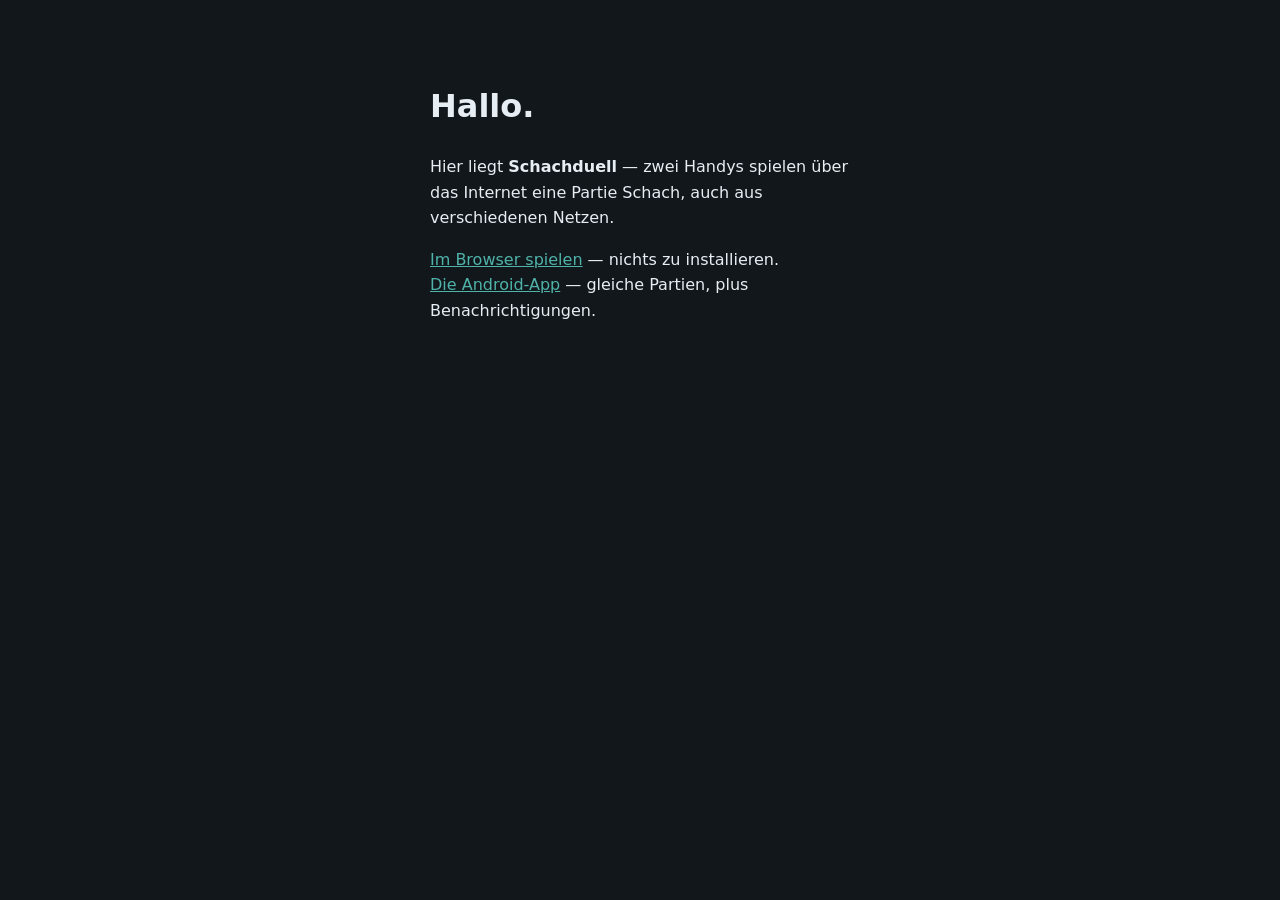
<file: index.html>
<!doctype html>
<html lang="de">
<head>
<meta charset="utf-8">
<meta name="viewport" content="width=device-width, initial-scale=1">
<title>itsukewatanabe</title>
<style>
  body { margin:0; padding:60px 20px; background:#12171C; color:#E6EDF3;
         font:16px/1.6 -apple-system,"Segoe UI",Roboto,system-ui,sans-serif; }
  main { max-width:420px; margin:0 auto; }
  a { color:#4FB3A9; }
</style>
</head>
<body><main>
  <h1>Hallo.</h1>
  <p>Hier liegt <b>Schachduell</b> — zwei Handys spielen über das Internet eine Partie Schach,
     auch aus verschiedenen Netzen.</p>
  <p><a href="/spielen/">Im Browser spielen</a> — nichts zu installieren.<br>
     <a href="/schachduell/">Die Android-App</a> — gleiche Partien, plus Benachrichtigungen.</p>
</main></body>
</html>
</file>
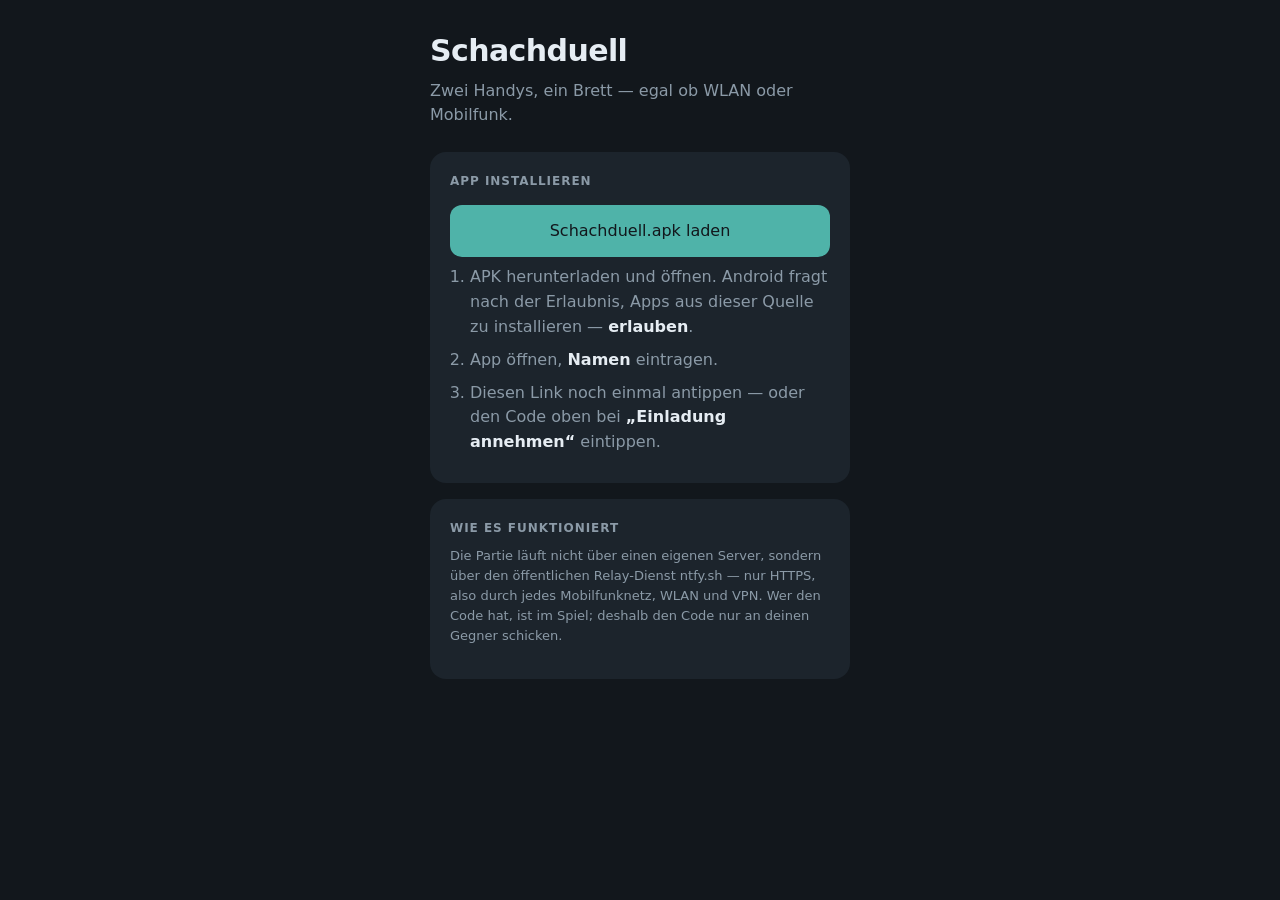
<file: schachduell/index.html>
<!doctype html>
<html lang="de">
<head>
<meta charset="utf-8">
<meta name="viewport" content="width=device-width, initial-scale=1">
<title>Schachduell — Einladung</title>
<style>
  :root {
    --bg: #12171C; --surface: #1C242C; --surface2: #263039;
    --text: #E6EDF3; --dim: #8B9AA7; --accent: #4FB3A9;
  }
  * { box-sizing: border-box; }
  body {
    margin: 0; padding: 28px 20px 56px;
    background: var(--bg); color: var(--text);
    font: 16px/1.55 -apple-system, "Segoe UI", Roboto, system-ui, sans-serif;
    display: flex; flex-direction: column; align-items: center;
  }
  main { width: 100%; max-width: 420px; }
  h1 { font-size: 30px; margin: 0 0 4px; letter-spacing: -0.02em; }
  .sub { color: var(--dim); margin: 0 0 24px; }
  .card { background: var(--surface); border-radius: 16px; padding: 20px; margin-bottom: 16px; }
  .lbl {
    font-size: 12px; font-weight: 700; text-transform: uppercase;
    letter-spacing: .08em; color: var(--dim); margin: 0 0 8px;
  }
  .code {
    font: 700 32px/1.2 ui-monospace, "SF Mono", Menlo, Consolas, monospace;
    letter-spacing: .12em; color: var(--accent); margin: 0;
  }
  a.btn, button.btn {
    display: block; width: 100%; margin-top: 14px; padding: 14px 16px;
    border: 0; border-radius: 12px; font: 700 16px/1.2 inherit;
    text-align: center; text-decoration: none; cursor: pointer;
    background: var(--surface2); color: var(--text);
  }
  a.btn.primary { background: var(--accent); color: var(--bg); }
  ol { padding-left: 20px; margin: 8px 0 0; color: var(--dim); }
  li { margin-bottom: 8px; }
  li b { color: var(--text); }
  .foot { color: var(--dim); font-size: 13px; margin-top: 8px; }
  .hidden { display: none; }
</style>
</head>
<body>
<main>
  <h1>Schachduell</h1>
  <p class="sub">Zwei Handys, ein Brett — egal ob WLAN oder Mobilfunk.</p>

  <div class="card" id="invite">
    <p class="lbl">Einladungscode</p>
    <p class="code" id="code">—</p>
    <a class="btn primary" id="open" href="#">In der App öffnen</a>
    <a class="btn" id="web" href="/spielen/">Im Browser spielen — ohne Installation</a>
    <p class="foot">Der Browser reicht völlig. Die App bringt nur Benachrichtigungen, wenn dein
       Gegner gezogen hat.</p>
  </div>

  <div class="card">
    <p class="lbl">App installieren</p>
    <a class="btn primary" href="../Schachduell.apk" download>Schachduell.apk laden</a>
    <ol>
      <li>APK herunterladen und öffnen. Android fragt nach der Erlaubnis,
          Apps aus dieser Quelle zu installieren — <b>erlauben</b>.</li>
      <li>App öffnen, <b>Namen</b> eintragen.</li>
      <li>Diesen Link noch einmal antippen — oder den Code oben
          bei <b>„Einladung annehmen“</b> eintippen.</li>
    </ol>
  </div>

  <div class="card">
    <p class="lbl">Wie es funktioniert</p>
    <p class="foot" style="margin-top:0">
      Die Partie läuft nicht über einen eigenen Server, sondern über den öffentlichen
      Relay-Dienst ntfy.sh — nur HTTPS, also durch jedes Mobilfunknetz, WLAN und VPN.
      Wer den Code hat, ist im Spiel; deshalb den Code nur an deinen Gegner schicken.
    </p>
  </div>
</main>

<script>
  // The code arrives as ?c=CODE. Everything else on the page is static.
  var params = new URLSearchParams(location.search);
  var raw = (params.get('c') || '').toUpperCase().replace(/[^2-9A-HJ-NP-Z]/g, '');
  var el = document.getElementById('code');
  var open = document.getElementById('open');
  var web = document.getElementById('web');
  if (raw.length === 8) {
    el.textContent = raw.slice(0, 4) + '-' + raw.slice(4);
    open.href = 'schachduell://join/' + raw;
    web.href = '/spielen/?c=' + raw;
  } else {
    document.getElementById('invite').classList.add('hidden');
  }
</script>
</body>
</html>
</file>
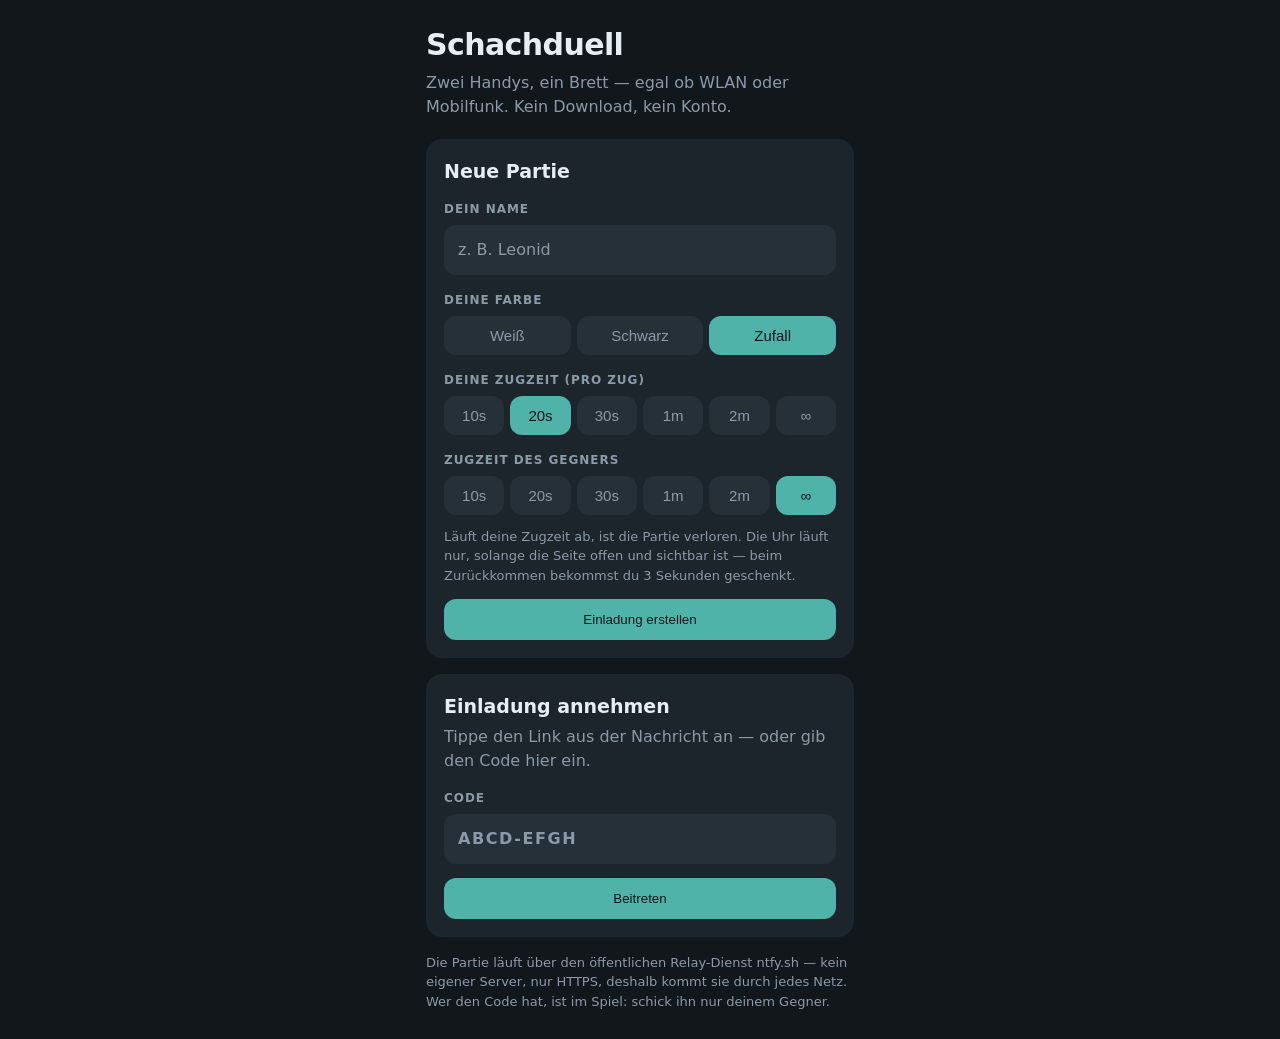
<file: spielen/index.html>
<!doctype html>
<html lang="de">
<head>
<meta charset="utf-8">
<meta name="viewport" content="width=device-width, initial-scale=1, viewport-fit=cover">
<meta name="theme-color" content="#12171C">
<meta name="robots" content="noindex, nofollow">
<title>Schachduell</title>
<link rel="icon" href="data:image/svg+xml,<svg xmlns='http://www.w3.org/2000/svg' viewBox='0 0 100 100'><text y='.9em' font-size='90'>♞</text></svg>">
<link rel="stylesheet" href="style.css">
</head>
<body>
<main>

  <!-- ------------------------------------------------------------- lobby -->
  <section id="lobby">
    <h1>Schachduell</h1>
    <p class="sub">Zwei Handys, ein Brett — egal ob WLAN oder Mobilfunk. Kein Download, kein Konto.</p>

    <div class="card hidden" id="resume-card">
      <h2>Laufende Partie</h2>
      <p class="sub" id="resume-info" style="margin:4px 0 0"></p>
      <div class="row">
        <button id="resume-drop">Verwerfen</button>
        <button id="resume-open" class="primary">Weiterspielen</button>
      </div>
    </div>

    <div class="card">
      <h2>Neue Partie</h2>

      <p class="lbl">Dein Name</p>
      <input type="text" id="name-input" placeholder="z. B. Leonid" maxlength="20" autocomplete="name">

      <p class="lbl">Deine Farbe</p>
      <div class="chips" id="color-chips">
        <button data-value="0">Weiß</button>
        <button data-value="1">Schwarz</button>
        <button data-value="2">Zufall</button>
      </div>

      <p class="lbl">Deine Zugzeit (pro Zug)</p>
      <div class="chips" id="my-time-chips"></div>

      <p class="lbl">Zugzeit des Gegners</p>
      <div class="chips" id="opp-time-chips"></div>

      <p class="hint">
        Läuft deine Zugzeit ab, ist die Partie verloren. Die Uhr läuft nur, solange die Seite
        offen und sichtbar ist — beim Zurückkommen bekommst du 3 Sekunden geschenkt.
      </p>

      <button id="create" class="primary wide">Einladung erstellen</button>
    </div>

    <div class="card">
      <h2>Einladung annehmen</h2>
      <p class="sub" style="margin:4px 0 0">
        Tippe den Link aus der Nachricht an — oder gib den Code hier ein.
      </p>
      <p class="lbl">Code</p>
      <input type="text" id="code-input" placeholder="ABCD-EFGH" maxlength="20"
             autocapitalize="characters" autocomplete="off" spellcheck="false">
      <button id="join" class="primary wide">Beitreten</button>
    </div>

    <p class="hint">
      Die Partie läuft über den öffentlichen Relay-Dienst ntfy.sh — kein eigener Server, nur
      HTTPS, deshalb kommt sie durch jedes Netz. Wer den Code hat, ist im Spiel: schick ihn nur
      deinem Gegner.
    </p>
  </section>

  <!-- -------------------------------------------------------------- game -->
  <section id="game" class="hidden">
    <div class="player" id="opp-row">
      <span class="dot-link" id="link-dot" title="Verbindung"></span>
      <span class="who" id="opp-name">…</span>
      <span class="clock" id="opp-clock">∞</span>
    </div>

    <div id="board-wrap">
      <div id="board"></div>
      <div id="promo" class="hidden"></div>
    </div>

    <div id="moves"></div>
    <div id="status"></div>
    <div id="substatus"></div>
    <div id="link-box" class="hidden"></div>

    <div class="player" id="me-row" style="margin-top:12px">
      <span class="who" id="my-name">Du</span>
      <span class="clock" id="my-clock">∞</span>
    </div>

    <button id="big-action" class="primary wide hidden"></button>
    <div class="row">
      <button id="resign">Aufgeben</button>
      <button id="draw">Remis</button>
      <button id="share">Einladung</button>
    </div>
    <button id="leave" class="wide">Zurück zur Übersicht</button>
  </section>

</main>
<script type="module" src="app.js"></script>
</body>
</html>
</file>
<file: spielen/style.css>
:root {
  --bg: #12171C;
  --surface: #1C242C;
  --surface2: #263039;
  --text: #E6EDF3;
  --dim: #8B9AA7;
  --accent: #4FB3A9;
  --good: #63C08A;
  --warn: #E0A44A;
  --bad: #E2574A;
  --light-sq: #B6C4CC;
  --dark-sq: #5E7381;
  --piece-light: #F3F7F9;
  --piece-light-edge: #0D1317;
  --piece-dark: #161C22;
  --piece-dark-edge: #CBD8E0;
  --lastmove: rgba(255, 210, 77, .30);
  --hilite: rgba(255, 224, 138, .42);
  --check: rgba(226, 87, 74, .55);
}

* { box-sizing: border-box; -webkit-tap-highlight-color: transparent; }

html, body {
  margin: 0;
  background: var(--bg);
  color: var(--text);
  font: 16px/1.5 -apple-system, "Segoe UI", Roboto, system-ui, sans-serif;
  overscroll-behavior: none;
}

main {
  max-width: 460px;
  margin: 0 auto;
  padding: 22px 16px 28px;
}

h1 { font-size: 30px; margin: 0 0 4px; letter-spacing: -.02em; }
.sub { color: var(--dim); margin: 0 0 20px; }
.card { background: var(--surface); border-radius: 16px; padding: 18px; margin-bottom: 16px; }
.card h2 { font-size: 19px; margin: 0 0 2px; }
.lbl {
  font-size: 12px; font-weight: 700; text-transform: uppercase;
  letter-spacing: .08em; color: var(--dim); margin: 16px 0 7px;
}
.card > .lbl:first-of-type { margin-top: 14px; }
.hint { color: var(--dim); font-size: 13px; margin: 12px 0 0; }
.hidden { display: none !important; }

input[type=text] {
  width: 100%; padding: 13px 14px; border: 0; border-radius: 12px;
  background: var(--surface2); color: var(--text); font: inherit;
}
input::placeholder { color: var(--dim); }
#code-input { text-transform: uppercase; letter-spacing: .1em; font-weight: 700; }

button {
  border: 0; border-radius: 12px; padding: 13px 14px;
  font: 700 16px/1.2 inherit; color: var(--text); background: var(--surface2);
  cursor: pointer;
}
button.primary { background: var(--accent); color: var(--bg); }
button:disabled { opacity: .45; cursor: default; }
button.wide { display: block; width: 100%; margin-top: 14px; }
.row { display: flex; gap: 8px; margin-top: 12px; }
.row > button { flex: 1; min-width: 0; }

/* segmented choices */
.chips { display: flex; gap: 6px; }
.chips button {
  flex: 1; min-width: 0; padding: 11px 4px; font-size: 15px;
  background: var(--surface2); color: var(--dim);
  white-space: nowrap; overflow: hidden;
}
.chips button[aria-pressed="true"] { background: var(--accent); color: var(--bg); }

/* ---------------------------------------------------------------- the board */

.player {
  display: flex; align-items: center; gap: 12px;
  background: var(--surface); border-radius: 14px; padding: 12px 14px;
}
.player .who { flex: 1; min-width: 0; font-weight: 700; overflow: hidden; text-overflow: ellipsis; white-space: nowrap; }
.player .who small { display: block; font-weight: 400; font-size: 12px; color: var(--dim); }
.player.turn .who { color: var(--accent); }
.clock {
  font: 700 25px/1 ui-monospace, "SF Mono", Menlo, Consolas, monospace;
  font-variant-numeric: tabular-nums; color: var(--dim);
}
.clock.running { color: var(--good); }
.clock.low { color: var(--warn); }
.clock.panic { color: var(--bad); }

#board-wrap { position: relative; margin: 10px 0; }
#board {
  display: grid;
  /* Both axes: with columns alone the rows take their height from the glyph and the squares
     come out wider than they are tall. */
  grid-template-columns: repeat(8, 1fr);
  grid-template-rows: repeat(8, 1fr);
  aspect-ratio: 1; width: 100%; border-radius: 6px; overflow: hidden;
  touch-action: manipulation; user-select: none;
}
.sq {
  position: relative; aspect-ratio: 1; min-width: 0; min-height: 0;
  display: flex; align-items: center; justify-content: center;
}
.sq.light { background: var(--light-sq); }
.sq.dark { background: var(--dark-sq); }
.sq.last::after { content: ""; position: absolute; inset: 0; background: var(--lastmove); }
.sq.sel::after { content: ""; position: absolute; inset: 0; background: var(--hilite); }
.sq.check::after { content: ""; position: absolute; inset: 0; background: var(--check); }

.sq .piece {
  position: relative; z-index: 1;
  font-size: min(9.4vw, 46px); line-height: 1;
  font-family: "Noto Sans Symbols 2", "Segoe UI Symbol", "Apple Symbols", sans-serif;
  font-variant-emoji: text;
}
.piece.w { color: var(--piece-light); -webkit-text-stroke: 1.1px var(--piece-light-edge); }
.piece.b { color: var(--piece-dark); -webkit-text-stroke: 1.1px var(--piece-dark-edge); }

/* legal destinations */
.dot { position: absolute; z-index: 2; border-radius: 50%; background: rgba(16, 24, 32, .45); }
.dot.quiet { width: 28%; height: 28%; }
.dot.capture {
  width: 88%; height: 88%; background: none;
  border: .28rem solid rgba(16, 24, 32, .40); box-sizing: border-box;
}
.coord { position: absolute; font-size: 10px; font-weight: 700; opacity: .75; }
.coord.file { right: 3px; bottom: 1px; }
.coord.rank { left: 3px; top: 1px; }
.sq.light .coord { color: var(--dark-sq); }
.sq.dark .coord { color: var(--light-sq); }

#promo {
  position: absolute; inset: 0; z-index: 5;
  background: rgba(18, 23, 28, .82);
  display: flex; align-items: center; justify-content: center; gap: 8px;
}
#promo button {
  width: 19%; aspect-ratio: 1; background: var(--surface2);
  border: 2px solid var(--accent); font-size: min(9vw, 40px); padding: 0;
}

#moves {
  color: var(--dim); font-size: 13px; white-space: nowrap;
  overflow-x: auto; padding-bottom: 4px; min-height: 20px;
}
#moves::-webkit-scrollbar { display: none; }
#status { font-weight: 700; margin: 8px 0 2px; min-height: 24px; }
#status.over { color: var(--warn); }
#status.mine { color: var(--accent); }
#substatus { color: var(--dim); font-size: 13px; min-height: 18px; }

#link-box {
  background: var(--surface2); border-radius: 12px; padding: 12px 14px; margin-top: 12px;
  font: 700 20px/1.3 ui-monospace, Menlo, monospace; letter-spacing: .1em;
  color: var(--accent); text-align: center; word-break: break-all;
}
.invite-link {
  display: block; margin-top: 8px;
  font: 400 13px/1.4 ui-monospace, Menlo, monospace; letter-spacing: 0;
  color: var(--dim); text-decoration: none; word-break: break-all;
  user-select: all; -webkit-user-select: all;      /* one long press selects the whole link */
}

.dot-link {
  width: 9px; height: 9px; border-radius: 50%; background: var(--bad); flex: none;
}
.dot-link.up { background: var(--good); }
</file>
